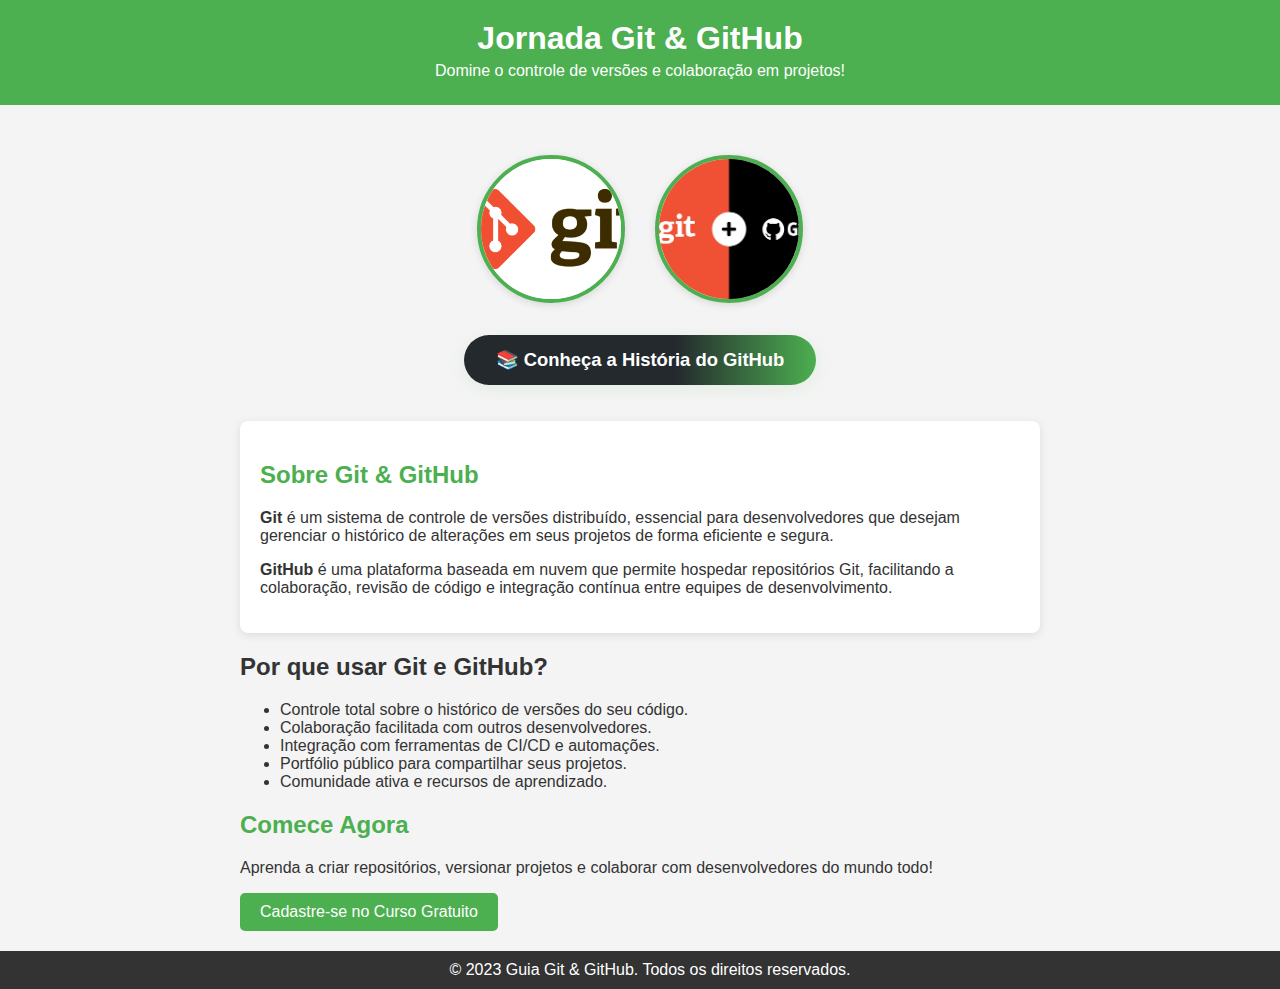
<file: index.html>
<!DOCTYPE html>
<html lang="pt-br">
<head>
    <meta charset="UTF-8">
    <meta name="viewport" content="width=device-width, initial-scale=1.0">
    <title>Git e GitHub</title>
    <link rel="stylesheet" href="styles.css">
</head>
<body>

    <header>
        <h1>Jornada Git & GitHub</h1>
        <p>Domine o controle de versões e colaboração em projetos!</p>
    </header>

    <main>
        <div class="imagens-circulares">
            <img src="imagem-1.png" alt="Logo do Git" class="circular-img">
            <img src="imagem-2.jpg" alt="Logo do GitHub" class="circular-img">
        </div>

        <a href="historia-github.html" class="link-historia-github">
            <span>📚 Conheça a História do GitHub</span>
        </a>

        <section class="about">
            <h2>Sobre Git & GitHub</h2>
            <p><strong>Git</strong> é um sistema de controle de versões distribuído, essencial para desenvolvedores que desejam gerenciar o histórico de alterações em seus projetos de forma eficiente e segura.</p>
            <p><strong>GitHub</strong> é uma plataforma baseada em nuvem que permite hospedar repositórios Git, facilitando a colaboração, revisão de código e integração contínua entre equipes de desenvolvimento.</p>
        </section>

        <section class="benefits">
            <h2>Por que usar Git e GitHub?</h2>
            <ul>
                <li>Controle total sobre o histórico de versões do seu código.</li>
                <li>Colaboração facilitada com outros desenvolvedores.</li>
                <li>Integração com ferramentas de CI/CD e automações.</li>
                <li>Portfólio público para compartilhar seus projetos.</li>
                <li>Comunidade ativa e recursos de aprendizado.</li>
            </ul>
        </section>

        <section class="get-started">
            <h2>Comece Agora</h2>
            <p>Aprenda a criar repositórios, versionar projetos e colaborar com desenvolvedores do mundo todo!</p>
            <button>Cadastre-se no Curso Gratuito</button>
        </section>
    </main>

    <footer>
        <p>&copy; 2023 Guia Git & GitHub. Todos os direitos reservados.</p>
    </footer>

</body>
</html>
</file>
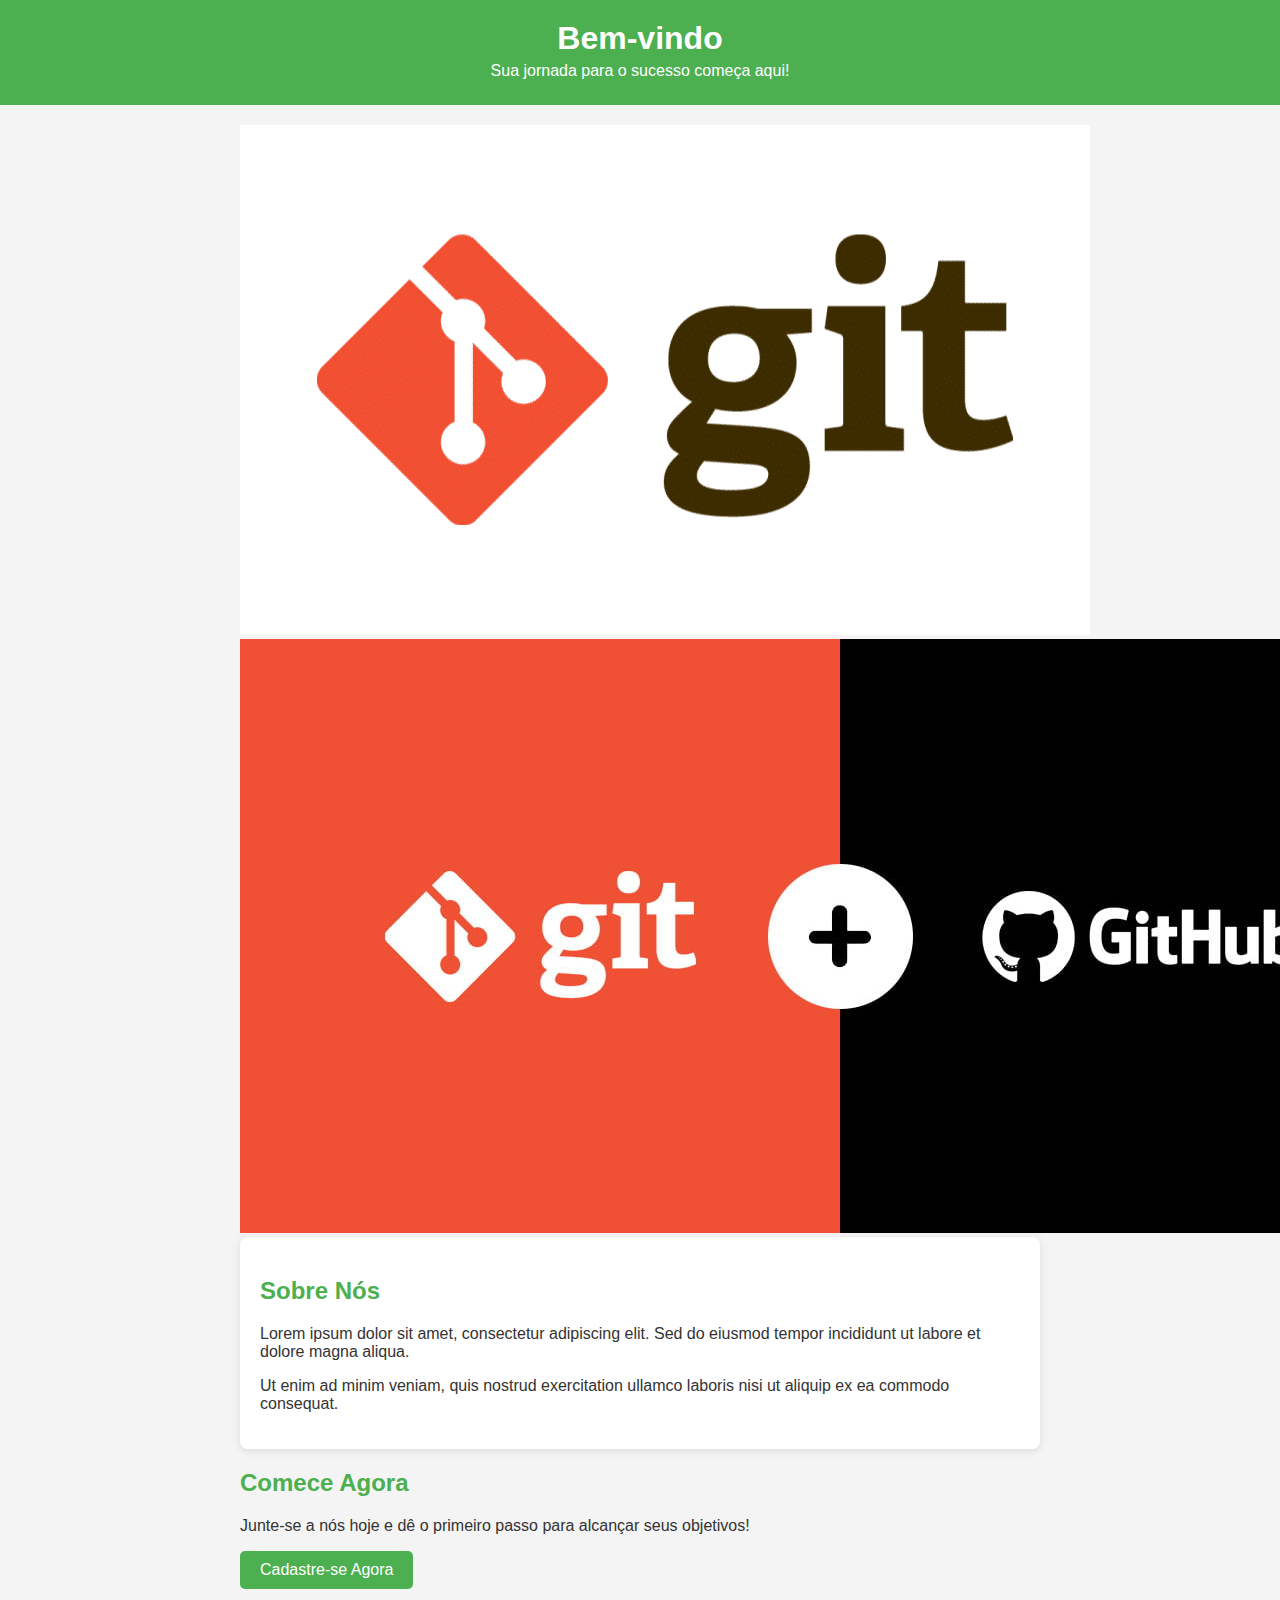
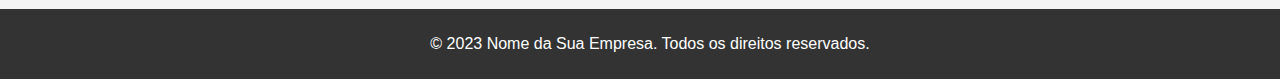
<file: landing-page/index.html>
<!DOCTYPE html>
<html lang="pt-br">
<head>
    <meta charset="UTF-8">
    <meta name="viewport" content="width=device-width, initial-scale=1.0">
    <title>Página de Apresentação</title>
    <link rel="stylesheet" href="styles.css">
</head>
<body>

    <header>
        <h1>Bem-vindo</h1>
        <p>Sua jornada para o sucesso começa aqui!</p>
    </header>

    <main>
        <div class="imagens-circulares">
            <img src="imagem-1.png" alt="Imagem 1" class="circular-img">
            <img src="imagem-2.jpg" alt="Imagem 2" class="circular-img">
    </div>

        <section class="about">
            <h2>Sobre Nós</h2>
            <p>Lorem ipsum dolor sit amet, consectetur adipiscing elit. Sed do eiusmod tempor incididunt ut labore et dolore magna aliqua.</p>
            <p>Ut enim ad minim veniam, quis nostrud exercitation ullamco laboris nisi ut aliquip ex ea commodo consequat.</p>
        </section>

        <section class="get-started">
            <h2>Comece Agora</h2>
            <p>Junte-se a nós hoje e dê o primeiro passo para alcançar seus objetivos!</p>
            <button>Cadastre-se Agora</button>
        </section>
    </main>

    <footer>
        <p>&copy; 2023 Nome da Sua Empresa. Todos os direitos reservados.</p>
    </footer>

</body>
</html>
</file>
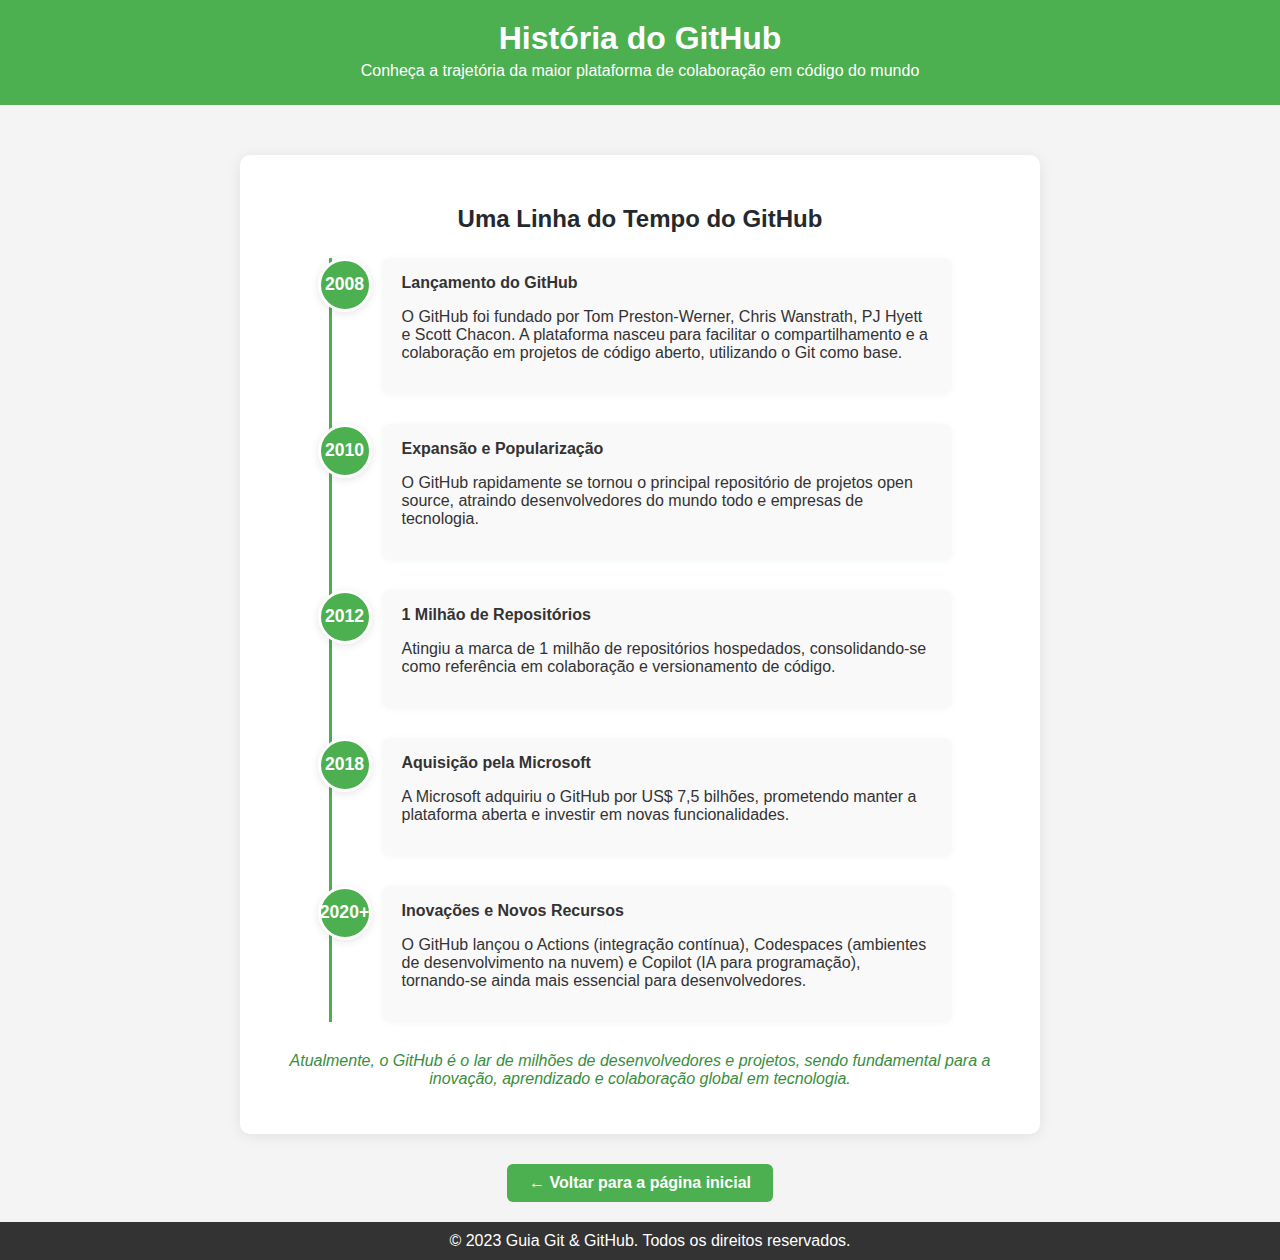
<file: historia-github.html>
<!DOCTYPE html>
<html lang="pt-br">
<head>
    <meta charset="UTF-8">
    <meta name="viewport" content="width=device-width, initial-scale=1.0">
    <title>História do GitHub</title>
    <link rel="stylesheet" href="../styles.css">
    <style>
        .github-history {
            background: #fff;
            padding: 30px 20px;
            border-radius: 10px;
            box-shadow: 0 2px 14px rgba(0,0,0,0.08);
            margin: 30px 0;
        }
        .github-history h2 {
            color: #24292e;
            text-align: center;
            margin-bottom: 25px;
        }
        .timeline {
            position: relative;
            margin: 0 auto 20px auto;
            max-width: 600px;
            padding-left: 20px;
            border-left: 3px solid #4CAF50;
        }
        .timeline-item {
            margin-bottom: 30px;
            position: relative;
        }
        .timeline-year {
            background: #4CAF50;
            color: #fff;
            font-weight: bold;
            border-radius: 50%;
            width: 48px;
            height: 48px;
            display: flex;
            align-items: center;
            justify-content: center;
            position: absolute;
            left: -34px;
            top: 0;
            font-size: 1.1rem;
            box-shadow: 0 2px 8px rgba(0,0,0,0.10);
            border: 3px solid #fff;
        }
        .timeline-content {
            background: #f9f9f9;
            padding: 16px 20px;
            border-radius: 8px;
            margin-left: 30px;
            box-shadow: 0 1px 6px rgba(76,175,80,0.07);
        }
        .github-history-footer {
            text-align: center;
            font-style: italic;
            color: #388e3c;
            margin-top: 20px;
        }
        .voltar {
            display: block;
            margin: 30px auto 0 auto;
            width: fit-content;
            background: #4CAF50;
            color: #fff;
            padding: 10px 22px;
            border-radius: 6px;
            text-decoration: none;
            font-weight: bold;
            transition: background 0.2s;
        }
        .voltar:hover {
            background: #388e3c;
        }
    </style>
</head>
<body>
    <header>
        <h1>História do GitHub</h1>
        <p>Conheça a trajetória da maior plataforma de colaboração em código do mundo</p>
    </header>
    <main>
        <section class="github-history">
            <h2>Uma Linha do Tempo do GitHub</h2>
            <div class="timeline">
                <div class="timeline-item">
                    <span class="timeline-year">2008</span>
                    <div class="timeline-content">
                        <strong>Lançamento do GitHub</strong>
                        <p>O GitHub foi fundado por Tom Preston-Werner, Chris Wanstrath, PJ Hyett e Scott Chacon. A plataforma nasceu para facilitar o compartilhamento e a colaboração em projetos de código aberto, utilizando o Git como base.</p>
                    </div>
                </div>
                <div class="timeline-item">
                    <span class="timeline-year">2010</span>
                    <div class="timeline-content">
                        <strong>Expansão e Popularização</strong>
                        <p>O GitHub rapidamente se tornou o principal repositório de projetos open source, atraindo desenvolvedores do mundo todo e empresas de tecnologia.</p>
                    </div>
                </div>
                <div class="timeline-item">
                    <span class="timeline-year">2012</span>
                    <div class="timeline-content">
                        <strong>1 Milhão de Repositórios</strong>
                        <p>Atingiu a marca de 1 milhão de repositórios hospedados, consolidando-se como referência em colaboração e versionamento de código.</p>
                    </div>
                </div>
                <div class="timeline-item">
                    <span class="timeline-year">2018</span>
                    <div class="timeline-content">
                        <strong>Aquisição pela Microsoft</strong>
                        <p>A Microsoft adquiriu o GitHub por US$ 7,5 bilhões, prometendo manter a plataforma aberta e investir em novas funcionalidades.</p>
                    </div>
                </div>
                <div class="timeline-item">
                    <span class="timeline-year">2020+</span>
                    <div class="timeline-content">
                        <strong>Inovações e Novos Recursos</strong>
                        <p>O GitHub lançou o Actions (integração contínua), Codespaces (ambientes de desenvolvimento na nuvem) e Copilot (IA para programação), tornando-se ainda mais essencial para desenvolvedores.</p>
                    </div>
                </div>
            </div>
            <p class="github-history-footer">
                Atualmente, o GitHub é o lar de milhões de desenvolvedores e projetos, sendo fundamental para a inovação, aprendizado e colaboração global em tecnologia.
            </p>
        </section>
        <a href="index.html" class="voltar">← Voltar para a página inicial</a>
    </main>
    <footer>
        <p>&copy; 2023 Guia Git & GitHub. Todos os direitos reservados.</p>
</file>
<file: styles.css>
body {
    margin: 0;
    font-family: Arial, sans-serif;
    background-color: #f4f4f4;
    color: #333;
}

header {
    background-color: #4CAF50;
    padding: 20px;
    text-align: center;
    color: white;
}

header h1 {
    margin: 0;
}

header p {
    margin: 5px 0;
}

main {
    padding: 20px;
    max-width: 800px;
    margin: auto;
}

section.about {
    background-color: white;
    padding: 20px;
    border-radius: 8px;
    box-shadow: 0 2px 10px rgba(0, 0, 0, 0.1);
}

section.about h2,
section.get-started h2 {
    color: #4CAF50;
}

section.get-started {
    margin-top: 20px;
}

section.get-started button {
    background-color: #4CAF50;
    color: white;
    border: none;
    padding: 10px 20px;
    border-radius: 5px;
    cursor: pointer;
    font-size: 1rem;
    transition: background 0.2s;
}

section.get-started button:hover {
    background-color: #388e3c;
}

footer {
    background-color: #333;
    color: white;
    text-align: center;
    padding: 10px;
    position: relative;
    bottom: 0;
    width: 100%;
}

footer p {
    margin: 0;
}

.imagens-circulares {
    display: flex;
    justify-content: center;
    gap: 30px;
    margin: 30px 0;
}

.circular-img {
    width: 140px;
    height: 140px;
    object-fit: cover;
    border-radius: 50%;
    border: 4px solid #4CAF50;
    box-shadow: 0 2px 8px rgba(0,0,0,0.12);
}

.link-historia-github {
    display: flex;
    align-items: center;
    justify-content: center;
    gap: 8px;
    margin: 32px auto 36px auto;
    padding: 14px 32px;
    background: linear-gradient(90deg, #24292e 60%, #4CAF50 100%);
    color: #fff;
    font-size: 1.15rem;
    font-weight: bold;
    border-radius: 30px;
    text-decoration: none;
    box-shadow: 0 4px 18px rgba(76,175,80,0.10);
    transition: background 0.2s, transform 0.2s, box-shadow 0.2s;
    width: fit-content;
}

.link-historia-github:hover {
    background: linear-gradient(90deg, #4CAF50 60%, #24292e 100%);
    color: #fff;
    transform: translateY(-2px) scale(1.03);
    box-shadow: 0 8px 24px rgba(76,175,80,0.18);
}

.link-historia-github span {
    display: flex;
    align-items: center;
    gap: 4px;
}
</file>
<file: landing-page/styles.css>
body {
    margin: 0;
    font-family: Arial, sans-serif;
    background-color: #f4f4f4;
    color: #333;
}

header {
    background-color: #4CAF50;
    padding: 20px;
    text-align: center;
    color: white;
}

header h1 {
    margin: 0;
}

header p {
    margin: 5px 0;
}

main {
    padding: 20px;
    max-width: 800px;
    margin: auto;
}

section.about {
    background-color: white;
    padding: 20px;
    border-radius: 8px;
    box-shadow: 0 2px 10px rgba(0, 0, 0, 0.1);
}

section.about h2,
section.get-started h2 {
    color: #4CAF50;
}

section.get-started {
    margin-top: 20px;
}

section.get-started button {
    background-color: #4CAF50;
    color: white;
    border: none;
    padding: 10px 20px;
    border-radius: 5px;
    cursor: pointer;
    font-size: 1rem;
    transition: background 0.2s;
}

section.get-started button:hover {
    background-color: #388e3c;
}

footer {
    background-color: #333;
    color: white;
    text-align: center;
    padding: 10px;
    position: relative;
    bottom: 0;
    width: 100%;
}

footer p
</file>
